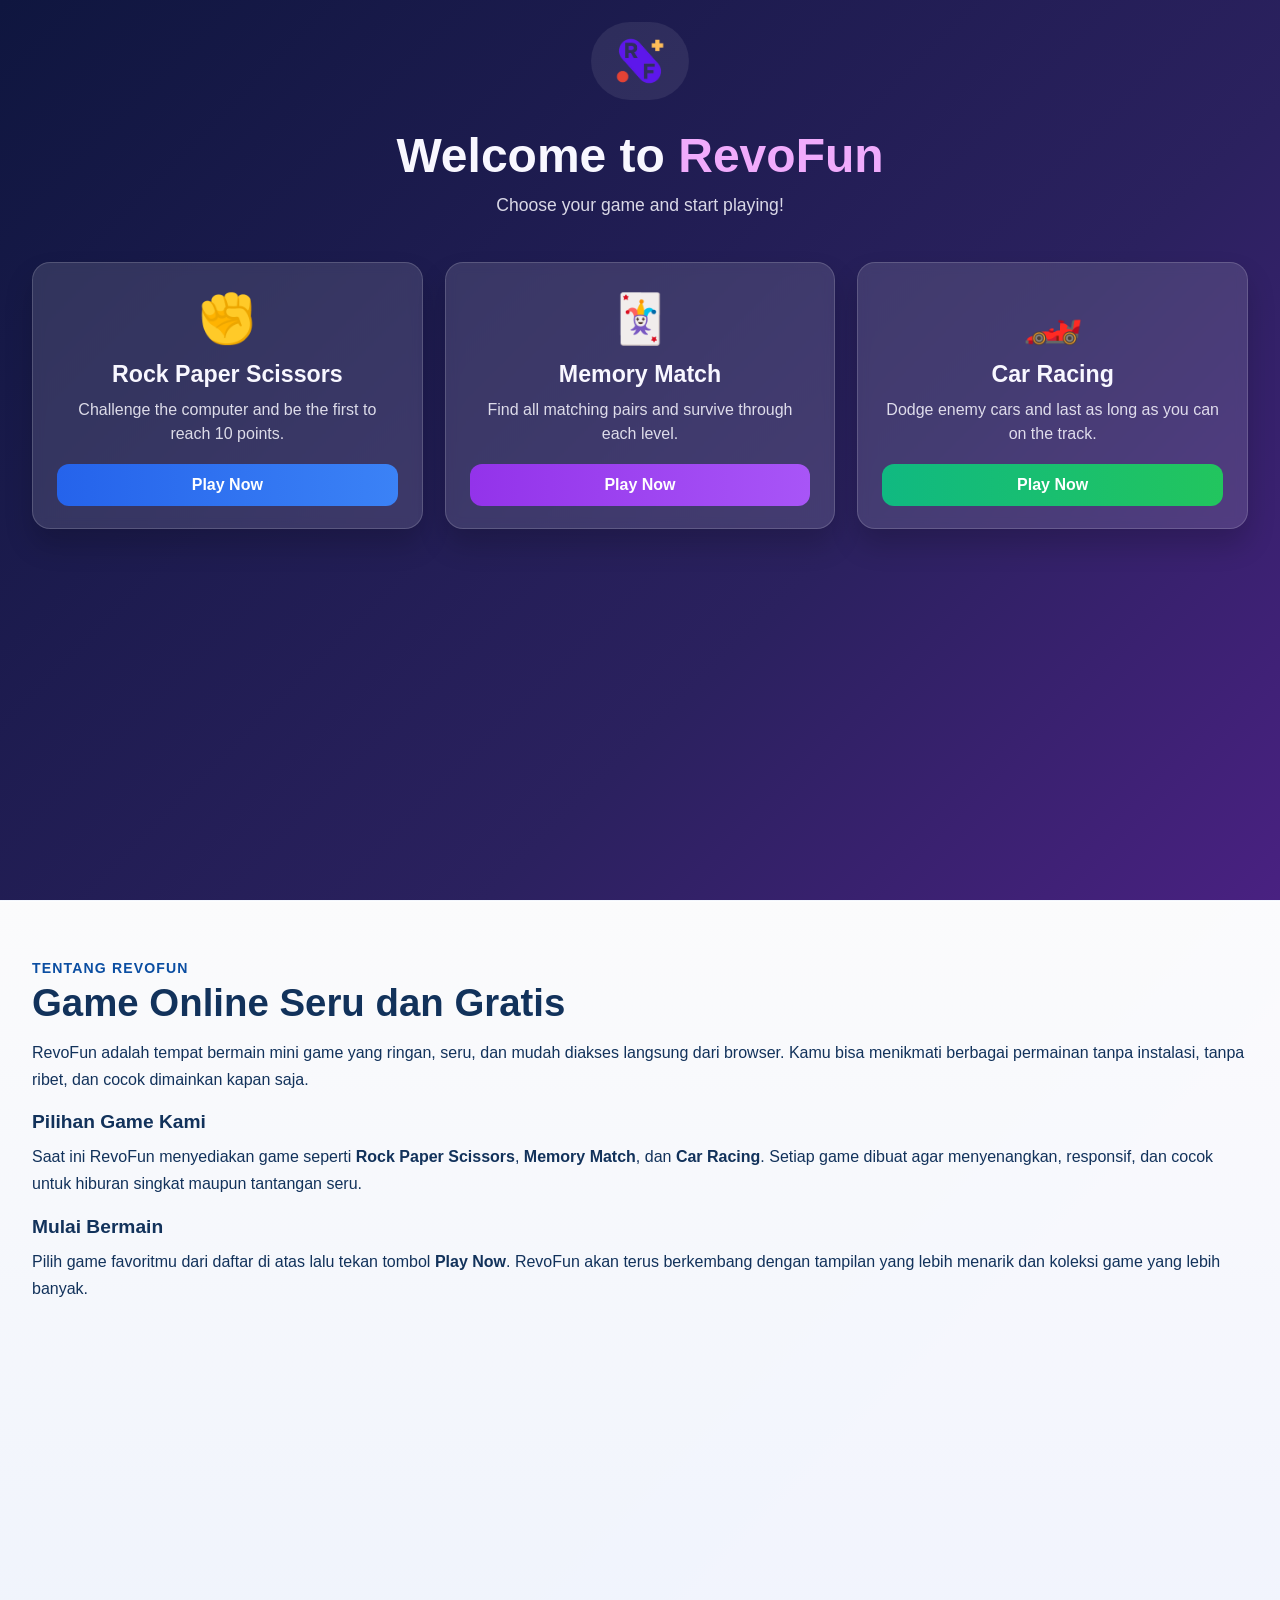
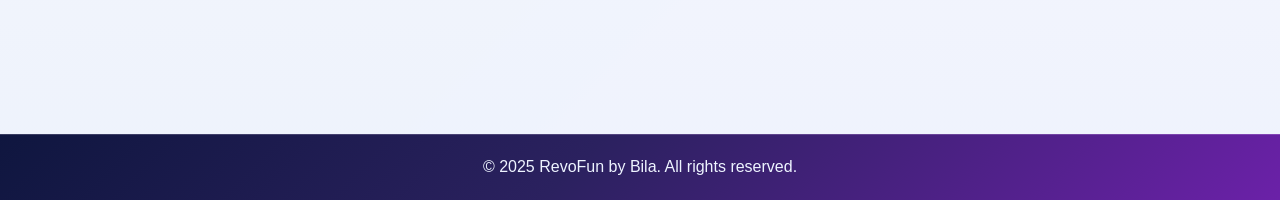
<file: index.html>
<!doctype html>
<html lang="id">
  <head>
    <meta charset="UTF-8" />
    <meta name="viewport" content="width=device-width, initial-scale=1.0" />
    <title>RevoFun - Gaming Company</title>
    <link rel="stylesheet" href="css/style.css" />
  </head>
  <body class="home-page">
    <main class="arcade-home">
      <section class="landing-view">
        <header class="hero-header">
          <div class="brand-badge brand-logo-wrap" aria-label="RevoFun logo">
            <img
              src="assets/RFlogo.png"
              alt="RevoFun Logo"
              class="brand-logo"
            />
          </div>
        </header>

        <section class="hero-copy">
          <h1>Welcome to <span>RevoFun</span></h1>
          <p>Choose your game and start playing!</p>
        </section>

        <section class="games-grid">
          <article class="game-card card-rps">
            <div class="card-icon">✊</div>
            <h3>Rock Paper Scissors</h3>
            <p>Challenge the computer and be the first to reach 10 points.</p>
            <a href="html/rps.html" class="btn btn-blue">Play Now</a>
          </article>

          <article class="game-card card-memory">
            <div class="card-icon">🃏</div>
            <h3>Memory Match</h3>
            <p>Find all matching pairs and survive through each level.</p>
            <a href="html/memory.html" class="btn btn-purple">Play Now</a>
          </article>

          <article class="game-card card-car">
            <div class="card-icon">🏎️</div>
            <h3>Car Racing</h3>
            <p>Dodge enemy cars and last as long as you can on the track.</p>
            <a href="html/car.html" class="btn btn-green">Play Now</a>
          </article>
        </section>
      </section>

      <section class="about-revofun" aria-labelledby="about-revofun-title">
        <p class="about-label">Tentang RevoFun</p>
        <h2 id="about-revofun-title">Game Online Seru dan Gratis</h2>
        <p>
          RevoFun adalah tempat bermain mini game yang ringan, seru, dan mudah
          diakses langsung dari browser. Kamu bisa menikmati berbagai permainan
          tanpa instalasi, tanpa ribet, dan cocok dimainkan kapan saja.
        </p>

        <h3>Pilihan Game Kami</h3>
        <p>
          Saat ini RevoFun menyediakan game seperti
          <strong>Rock Paper Scissors</strong>, <strong>Memory Match</strong>,
          dan <strong>Car Racing</strong>. Setiap game dibuat agar menyenangkan,
          responsif, dan cocok untuk hiburan singkat maupun tantangan seru.
        </p>

        <h3>Mulai Bermain</h3>
        <p>
          Pilih game favoritmu dari daftar di atas lalu tekan tombol
          <strong>Play Now</strong>. RevoFun akan terus berkembang dengan
          tampilan yang lebih menarik dan koleksi game yang lebih banyak.
        </p>
        <footer class="home-footer">
          <p>© 2025 RevoFun by Bila. All rights reserved.</p>
        </footer>
      </section>
    </main>
  </body>
</html>
</file>
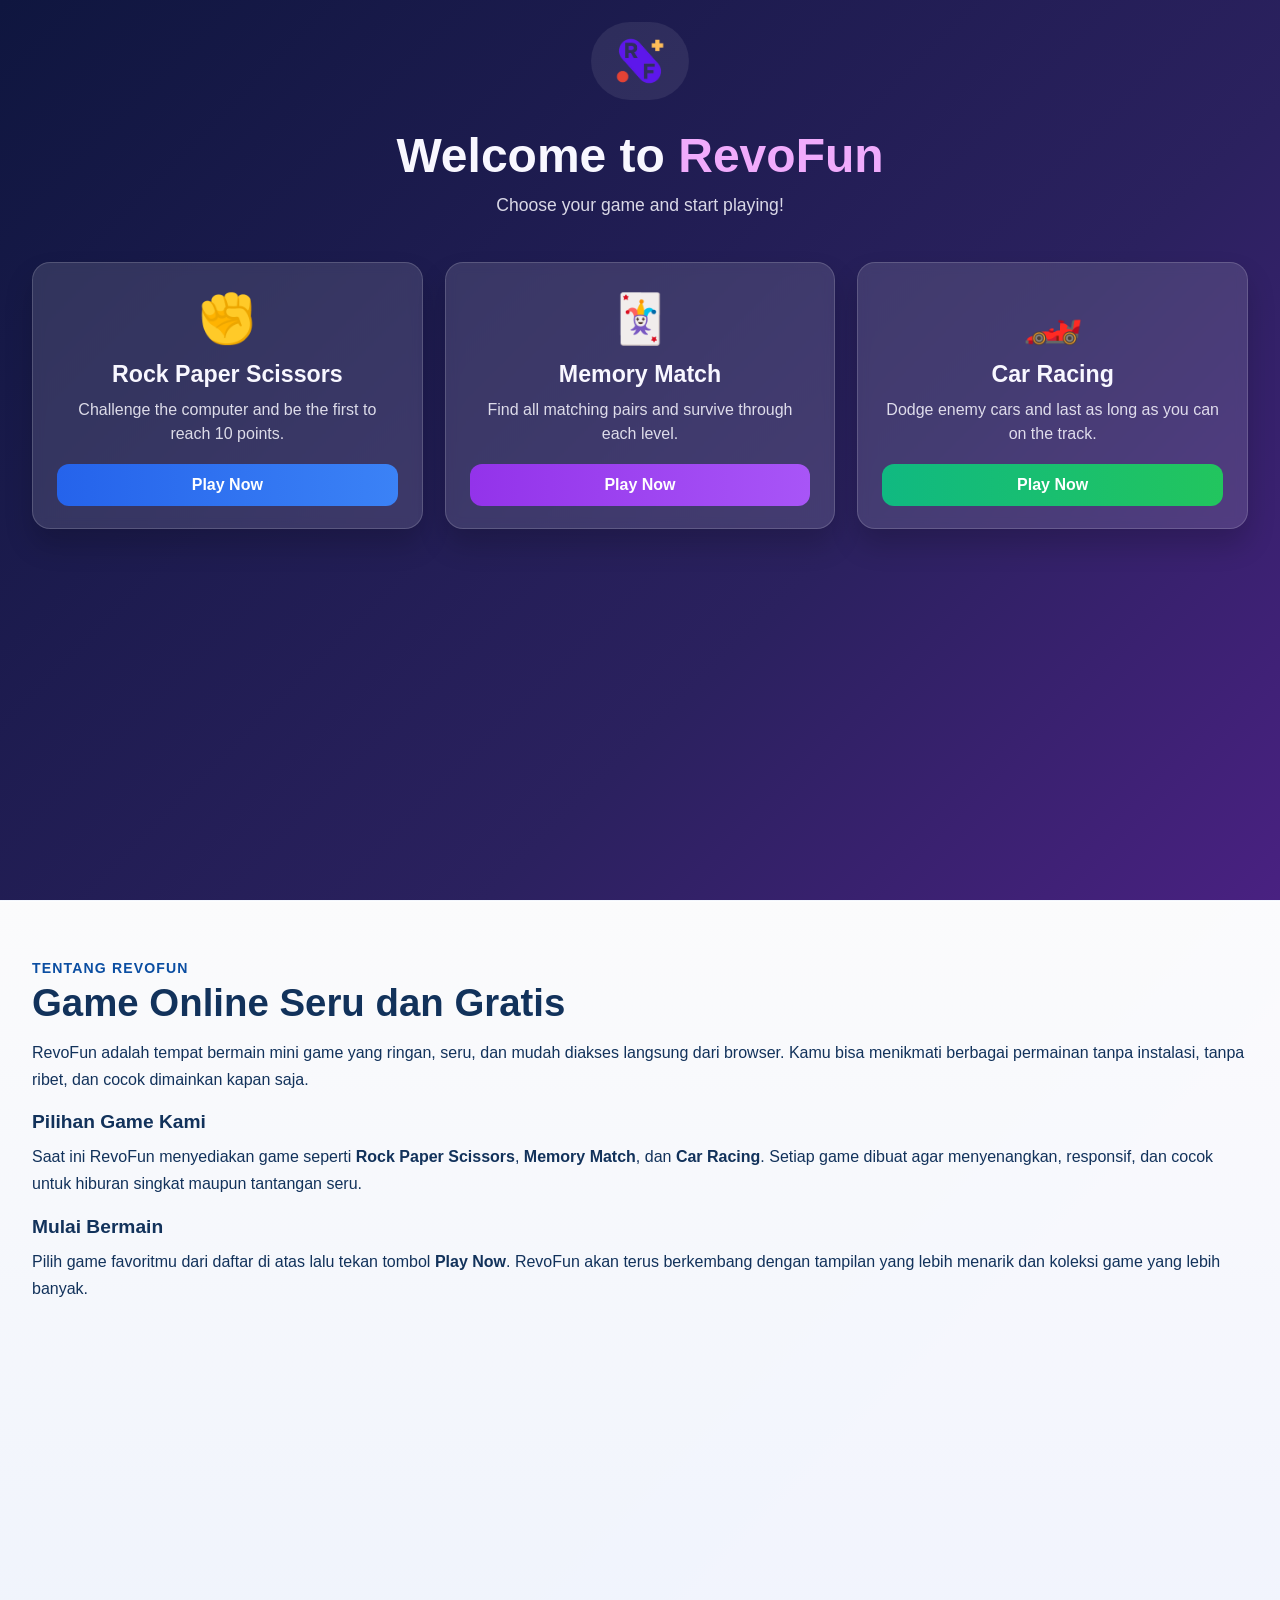
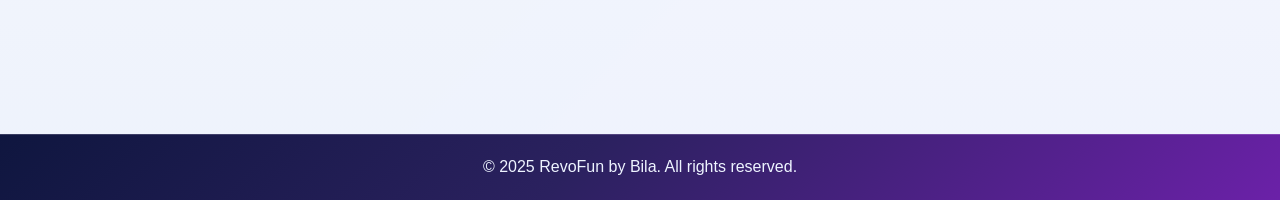
<file: html/index.html>
<!doctype html>
<html lang="id">
  <head>
    <meta charset="UTF-8" />
    <meta name="viewport" content="width=device-width, initial-scale=1.0" />
    <title>RevoFun - Gaming Company</title>
    <link rel="stylesheet" href="../css/style.css" />
  </head>
  <body class="home-page">
    <main class="arcade-home">
      <section class="landing-view">
        <header class="hero-header">
          <div class="brand-badge brand-logo-wrap" aria-label="RevoFun logo">
            <img
              src="../assets/RFlogo.png"
              alt="RevoFun Logo"
              class="brand-logo"
            />
          </div>
        </header>

        <section class="hero-copy">
          <h1>Welcome to <span>RevoFun</span></h1>
          <p>Choose your game and start playing!</p>
        </section>

        <section class="games-grid">
          <article class="game-card card-rps">
            <div class="card-icon">✊</div>
            <h3>Rock Paper Scissors</h3>
            <p>Challenge the computer and be the first to reach 10 points.</p>
            <a href="rps.html" class="btn btn-blue">Play Now</a>
          </article>

          <article class="game-card card-memory">
            <div class="card-icon">🃏</div>
            <h3>Memory Match</h3>
            <p>Find all matching pairs and survive through each level.</p>
            <a href="memory.html" class="btn btn-purple">Play Now</a>
          </article>

          <article class="game-card card-car">
            <div class="card-icon">🏎️</div>
            <h3>Car Racing</h3>
            <p>Dodge enemy cars and last as long as you can on the track.</p>
            <a href="car.html" class="btn btn-green">Play Now</a>
          </article>
        </section>
      </section>

      <section class="about-revofun" aria-labelledby="about-revofun-title">
        <p class="about-label">Tentang RevoFun</p>
        <h2 id="about-revofun-title">Game Online Seru dan Gratis</h2>
        <p>
          RevoFun adalah tempat bermain mini game yang ringan, seru, dan mudah
          diakses langsung dari browser. Kamu bisa menikmati berbagai permainan
          tanpa instalasi, tanpa ribet, dan cocok dimainkan kapan saja.
        </p>

        <h3>Pilihan Game Kami</h3>
        <p>
          Saat ini RevoFun menyediakan game seperti
          <strong>Rock Paper Scissors</strong>, <strong>Memory Match</strong>,
          dan <strong>Car Racing</strong>. Setiap game dibuat agar menyenangkan,
          responsif, dan cocok untuk hiburan singkat maupun tantangan seru.
        </p>

        <h3>Mulai Bermain</h3>
        <p>
          Pilih game favoritmu dari daftar di atas lalu tekan tombol
          <strong>Play Now</strong>. RevoFun akan terus berkembang dengan
          tampilan yang lebih menarik dan koleksi game yang lebih banyak.
        </p>
        <footer class="home-footer">
          <p>© 2025 RevoFun by Bila. All rights reserved.</p>
        </footer>
      </section>
    </main>
  </body>
</html>
</file>
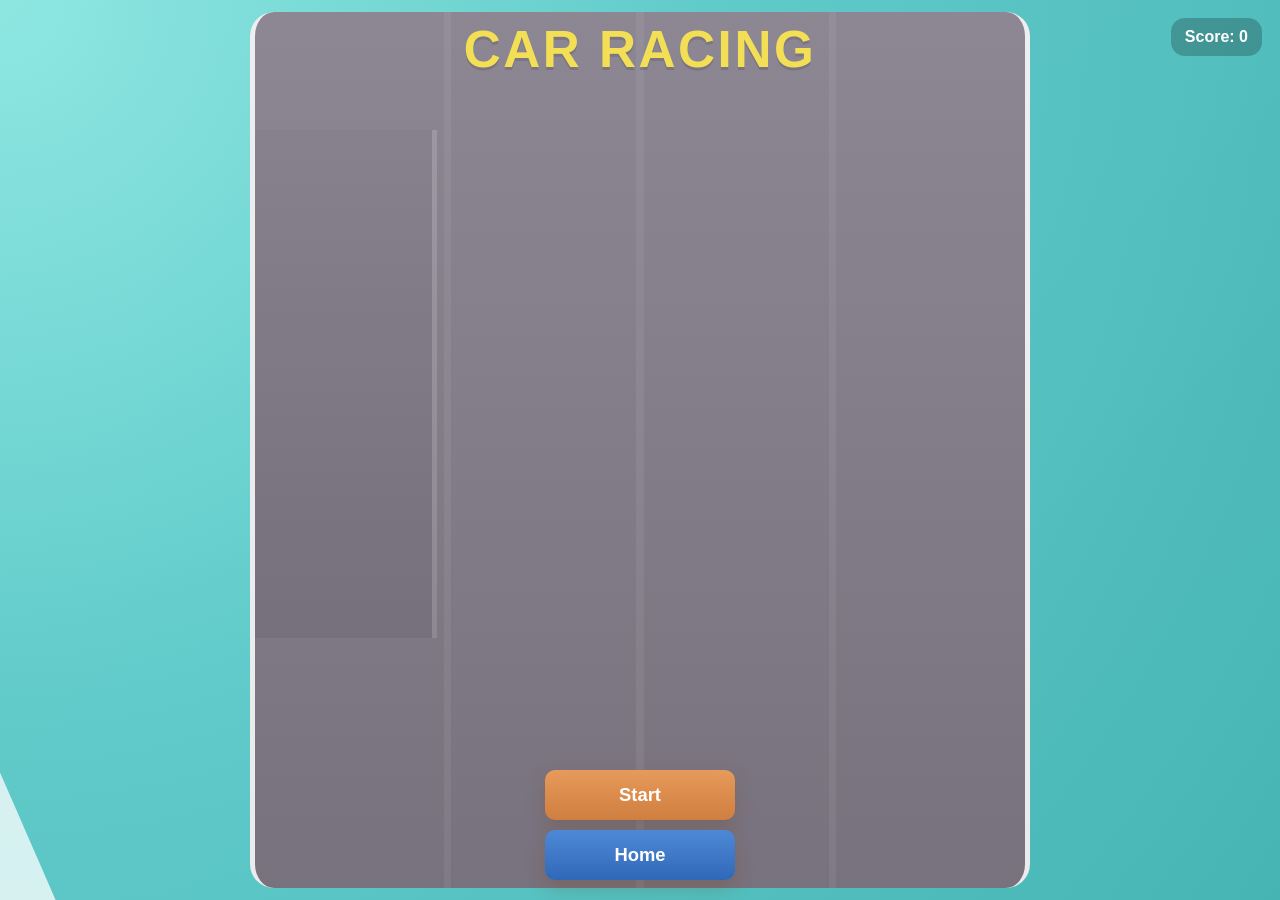
<file: html/car.html>
<!doctype html>
<html lang="en">
  <head>
    <meta charset="UTF-8" />
    <meta name="viewport" content="width=device-width, initial-scale=1.0" />
    <title>Car Racing Game</title>
    <link rel="stylesheet" href="../css/car.css" />
  </head>
  <body>
    <main class="car-layout">
      <div id="game" class="game-shell">
        <div id="score">Score: 0</div>

        <div class="title-panel" id="titlePanel">
          <h1>CAR RACING</h1>
        </div>

        <div id="road"></div>

        <div class="action-buttons">
          <button id="startBtn">Start</button>
          <a href="../index.html" class="back-link" id="homeBtn">Home</a>
        </div>
      </div>
    </main>

    <script src="../js/car.js"></script>
  </body>
</html>
</file>
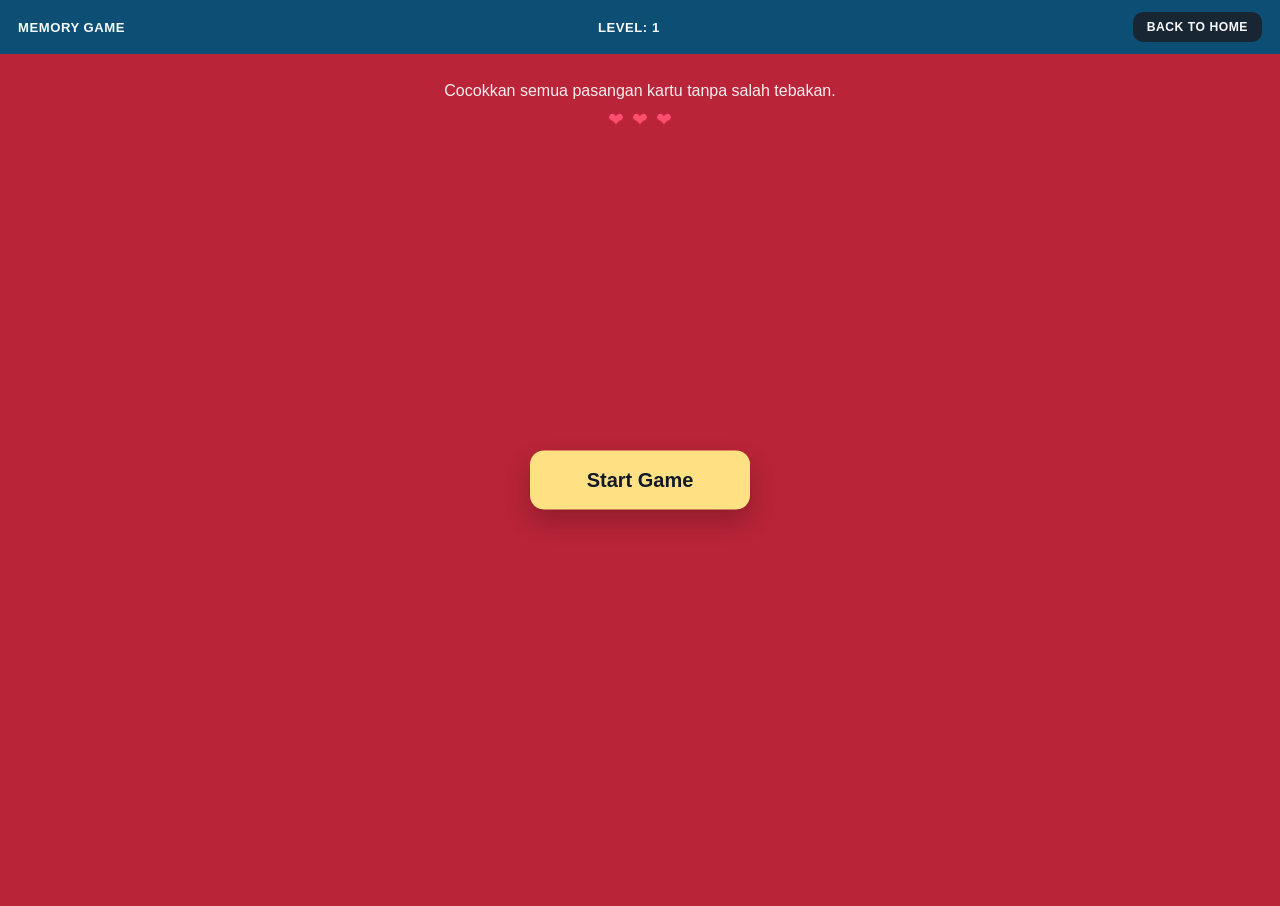
<file: html/memory.html>
<!doctype html>
<html lang="id">
  <head>
    <meta charset="UTF-8" />
    <meta name="viewport" content="width=device-width, initial-scale=1.0" />
    <title>Memory Card - RevoFun</title>
    <link rel="stylesheet" href="../css/memory.css" />
  </head>
  <body>
    <main class="memory-shell">
      <section class="memory-board">
        <div class="memory-topbar">
          <span>MEMORY GAME</span>
          <span id="levelText">LEVEL: 1</span>
          <a href="../index.html" class="btn secondary-btn top-home-btn"
            >Back to Home</a
          >
        </div>

        <div class="memory-stage">
          <p id="statusText">
            Cocokkan semua pasangan kartu tanpa salah tebakan.
          </p>

          <div class="lives" id="lives" aria-label="Nyawa">
            <span class="life">❤</span>
            <span class="life">❤</span>
            <span class="life">❤</span>
          </div>

          <div class="controls">
            <button id="startBtn" type="button">Start Game</button>
          </div>

          <div class="grid" id="grid" aria-live="polite"></div>
          <h2 id="congrats"></h2>
        </div>
      </section>
    </main>

    <script src="../js/memory.js"></script>
  </body>
</html>
</file>
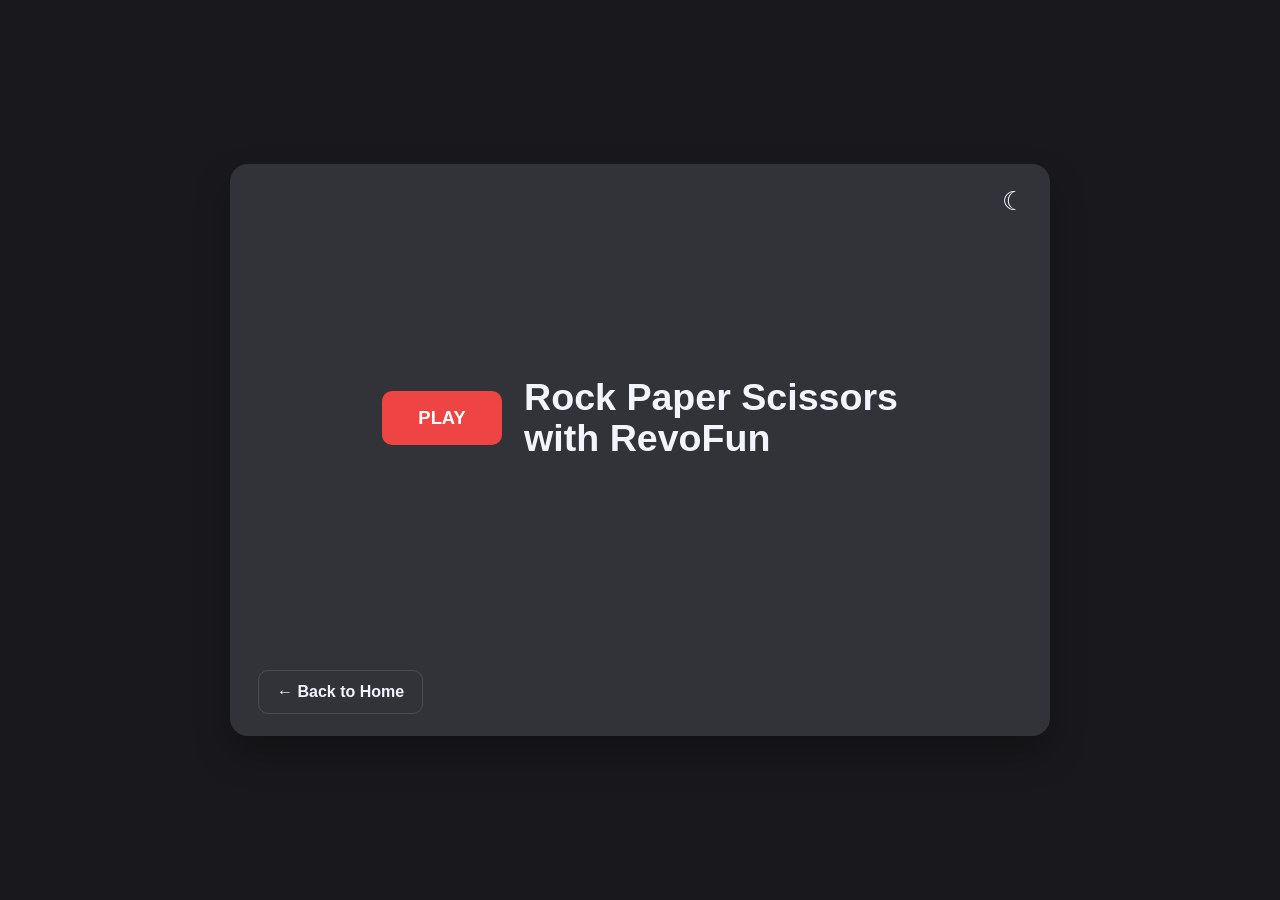
<file: html/rps.html>
<!doctype html>
<html lang="id">
  <head>
    <meta charset="UTF-8" />
    <meta name="viewport" content="width=device-width, initial-scale=1.0" />
    <title>Rock, Paper, Scissors - RevoFun</title>
    <link rel="stylesheet" href="../css/rps.css" />
  </head>
  <body>
    <main class="rps-shell">
      <section class="rps-card">
        <button
          id="themeToggle"
          class="theme-toggle"
          type="button"
          aria-label="Toggle theme"
        >
          ☾
        </button>

        <div id="start-section" class="start-section">
          <button id="playBtn" class="play-btn" type="button">PLAY</button>
          <h1>Rock Paper Scissors<br />with RevoFun</h1>
        </div>

        <div id="game-section" class="game-section" hidden>
          <h1 class="game-title">Rock Paper Scissors with RevoFun</h1>
          <button id="resetBtn" class="reset-btn" type="button" hidden>
            Start Again
          </button>

          <div class="scoreboard">
            <div class="score-item">
              <span>PLAYER SCORE</span>
              <strong id="playerScore">0</strong>
            </div>
            <div class="score-item">
              <span>COMPUTER SCORE</span>
              <strong id="computerScore">0</strong>
            </div>
          </div>

          <h2 id="result" class="result-text">First to 10 points wins!</h2>

          <div class="battle-area">
            <div class="move-box">
              <div id="playerMove" class="move-icon">✊</div>
            </div>
            <span class="vs-text">VS</span>
            <div class="move-box">
              <div id="computerMove" class="move-icon">✊</div>
            </div>
          </div>

          <p class="helper-text">Choose your move, rock paper or scissors?</p>

          <div class="choices">
            <button class="choice-btn" type="button" data-choice="rock">
              ROCK
            </button>
            <button class="choice-btn" type="button" data-choice="paper">
              PAPER
            </button>
            <button class="choice-btn" type="button" data-choice="scissors">
              SCISSORS
            </button>
          </div>
        </div>

        <a href="../index.html" class="home-link">← Back to Home</a>
      </section>
    </main>

    <script src="../js/rps.js"></script>
  </body>
</html>
</file>
<file: css/style.css>
:root {
  --bg-start: #0f163f;
  --bg-end: #6b21a8;
  --panel: rgba(255, 255, 255, 0.12);
  --panel-border: rgba(255, 255, 255, 0.16);
  --text: #f8f7ff;
  --muted: rgba(248, 247, 255, 0.86);
}

* {
  box-sizing: border-box;
}

body.home-page {
  margin: 0;
  min-height: 100vh;
  font-family: Arial, sans-serif;
  color: var(--text);
  background: linear-gradient(
    135deg,
    var(--bg-start),
    #2b215f 45%,
    var(--bg-end)
  );
  overflow-y: auto;
  scroll-snap-type: y mandatory;
}

.arcade-home {
  min-height: 100vh;
}

.landing-view {
  min-height: 100vh;
  padding: 22px 32px 28px;
  scroll-snap-align: start;
}

.hero-header {
  display: flex;
  align-items: center;
  justify-content: center;
  gap: 16px;
}

.brand-badge {
  display: inline-flex;
  align-items: center;
  justify-content: center;
  margin: 0 auto;
  padding: 10px 18px;
  border-radius: 999px;
  background: rgba(255, 255, 255, 0.08);
  font-size: 1.05rem;
}

.brand-logo-wrap {
  padding: 12px 22px;
}

.brand-logo {
  display: block;
  height: 54px;
  width: auto;
  object-fit: contain;
}

.hero-copy {
  text-align: center;
  padding: 28px 16px 22px;
}

.hero-copy h1 {
  margin: 0 0 12px;
  font-size: clamp(2rem, 4vw, 3rem);
}

.hero-copy h1 span {
  color: #f0abfc;
}

.hero-copy p {
  margin: 0;
  font-size: 1.1rem;
  color: var(--muted);
}

.games-grid {
  display: grid;
  grid-template-columns: repeat(auto-fit, minmax(240px, 1fr));
  gap: 22px;
  margin-top: 24px;
}

.game-card {
  padding: 28px 24px 22px;
  border: 1px solid var(--panel-border);
  border-radius: 18px;
  background: var(--panel);
  box-shadow: 0 16px 28px rgba(0, 0, 0, 0.18);
  text-align: center;
  backdrop-filter: blur(6px);
}

.card-icon {
  font-size: 3rem;
  margin-bottom: 14px;
}

.game-card h3 {
  margin: 0 0 10px;
  font-size: 1.45rem;
}

.game-card p {
  margin: 0 0 18px;
  color: var(--muted);
  line-height: 1.5;
}

.btn {
  display: inline-flex;
  align-items: center;
  justify-content: center;
  width: 100%;
  padding: 12px 16px;
  border-radius: 12px;
  color: white;
  font-weight: 700;
  text-decoration: none;
}

.btn-blue {
  background: linear-gradient(90deg, #2563eb, #3b82f6);
}

.btn-purple {
  background: linear-gradient(90deg, #9333ea, #a855f7);
}

.btn-green {
  background: linear-gradient(90deg, #10b981, #22c55e);
}

.about-revofun {
  min-height: 100vh;
  scroll-snap-align: start;
  margin-top: 0;
  padding: 56px 32px 0;
  background: linear-gradient(
    180deg,
    rgba(255, 255, 255, 0.98),
    rgba(241, 246, 255, 0.98)
  );
  color: #12325b;
  box-shadow: inset 0 1px 0 rgba(255, 255, 255, 0.65);
  border-top: 1px solid rgba(255, 255, 255, 0.22);
  display: flex;
  flex-direction: column;
  justify-content: flex-start;
  overflow: hidden;
}

.about-label {
  margin: 0 0 10px;
  font-size: 0.88rem;
  font-weight: 800;
  text-transform: uppercase;
  letter-spacing: 0.08em;
  color: #0b4ea2;
}

.about-revofun h2 {
  margin: 0 0 14px;
  font-size: clamp(1.9rem, 3vw, 2.5rem);
}

.about-revofun h3 {
  margin: 18px 0 10px;
  font-size: 1.2rem;
}

.about-revofun p {
  margin: 0;
  line-height: 1.7;
}

.home-footer {
  margin-top: auto;
  margin-left: -32px;
  margin-right: -32px;
  padding: 18px 32px 20px;
  text-align: center;
  color: #eef4ff;
  border-top: 1px solid rgba(255, 255, 255, 0.16);
  background: linear-gradient(
    135deg,
    var(--bg-start),
    #2b215f 45%,
    var(--bg-end)
  );
  box-shadow: none;
}

.home-footer p {
  margin: 0;
}

@media (max-width: 700px) {
  body.home-page {
    scroll-snap-type: y proximity;
  }

  .landing-view {
    min-height: auto;
    padding: 18px 14px 24px;
  }

  .hero-header {
    flex-direction: column;
  }

  .brand-badge {
    margin: 0;
  }

  .about-revofun {
    min-height: auto;
    padding: 28px 18px 0;
  }

  .home-footer {
    margin-left: -18px;
    margin-right: -18px;
    padding: 16px 18px 18px;
  }
}
</file>
<file: css/car.css>
:root {
  --sky: #57c8c7;
  --sky-dark: #42b3b2;
  --road: #8d8794;
  --road-dark: #78727e;
  --lane: rgba(255, 255, 255, 0.9);
  --accent: #e89a5a;
  --accent-dark: #cf7f40;
  --title: #f3df55;
}

* {
  box-sizing: border-box;
}

body {
  margin: 0;
  min-height: 100vh;
  overflow: hidden;
  display: flex;
  align-items: center;
  justify-content: center;
  font-family: "Trebuchet MS", Arial, sans-serif;
  background: radial-gradient(
    circle at top left,
    #85e5df 0%,
    var(--sky) 45%,
    var(--sky-dark) 100%
  );
}

.car-layout {
  width: 100vw;
  height: 100vh;
  padding: 0;
}

#game.game-shell {
  position: relative;
  width: 100vw;
  height: 100vh;
  min-height: 100vh;
  overflow: hidden;
  box-shadow: none;
  border: none;
  border-radius: 0;
  background: linear-gradient(
    135deg,
    rgba(255, 255, 255, 0.08),
    rgba(255, 255, 255, 0.02)
  );
}

#game.game-shell::before {
  content: "";
  position: absolute;
  left: -36px;
  bottom: -10px;
  width: 96px;
  height: 220px;
  background: rgba(255, 255, 255, 0.75);
  clip-path: polygon(0 0, 100% 100%, 0 100%);
  z-index: 0;
}

#road {
  position: absolute;
  top: 12px;
  bottom: 12px;
  width: min(74vw, 780px);
  min-width: 420px;
  border-radius: 24px;
  background:
    linear-gradient(
      to right,
      transparent 0 24.5%,
      rgba(255, 255, 255, 0.06) 24.5% 25.5%,
      transparent 25.5% 49.5%,
      rgba(255, 255, 255, 0.06) 49.5% 50.5%,
      transparent 50.5% 74.5%,
      rgba(255, 255, 255, 0.06) 74.5% 75.5%,
      transparent 75.5% 100%
    ),
    linear-gradient(to bottom, var(--road) 0%, var(--road-dark) 100%);
  border-left: 5px solid rgba(255, 255, 255, 0.85);
  border-right: 5px solid rgba(255, 255, 255, 0.85);
  overflow: hidden;
  left: 50%;
  transform: translateX(-50%);
}

#road::before {
  content: "";
  position: absolute;
  left: -48px;
  top: 118px;
  width: 220px;
  height: 58%;
  background: linear-gradient(to bottom, #87818e 0%, #75707b 100%);
  border-left: 5px solid rgba(255, 255, 255, 0.85);
  border-right: 5px solid rgba(255, 255, 255, 0.18);
  border-radius: 20px 0 0 20px;
}

.line {
  position: absolute;
  width: 5px;
  height: 42px;
  background: var(--lane);
  border-radius: 10px;
  transform: translateX(-50%);
}

#score,
.title-panel,
.action-buttons {
  position: absolute;
  z-index: 3;
}

#score {
  top: 18px;
  right: 18px;
  padding: 10px 14px;
  border-radius: 14px;
  background: rgba(0, 0, 0, 0.22);
  color: white;
  font-size: 1rem;
  font-weight: 700;
}

.title-panel {
  top: 24px;
  left: 50%;
  transform: translateX(-50%);
  width: 100%;
  text-align: center;
  color: white;
  transition: opacity 0.25s ease;
}

.title-panel.hidden {
  opacity: 0;
  pointer-events: none;
}

.title-panel h1 {
  margin: 0;
  color: var(--title);
  font-size: clamp(2.2rem, 4vw, 3.3rem);
  line-height: 1;
  letter-spacing: 0.05em;
  text-shadow: 0 3px 0 rgba(0, 0, 0, 0.12);
}

.action-buttons {
  left: 50%;
  bottom: 20px;
  transform: translateX(-50%);
  display: flex;
  flex-direction: column;
  align-items: center;
  gap: 10px;
}

.car {
  position: absolute;
  width: 78px;
  height: 128px;
  border-radius: 14px;
  border: 2px solid rgba(255, 255, 255, 0.18);
  box-shadow:
    inset 0 -8px 0 rgba(0, 0, 0, 0.16),
    0 8px 14px rgba(0, 0, 0, 0.24);
}

.car::before {
  content: "";
  position: absolute;
  top: 9px;
  left: 8px;
  width: 28px;
  height: 18px;
  background: rgba(220, 240, 255, 0.92);
  border-radius: 10px 10px 5px 5px;
  box-shadow: 0 30px 0 rgba(220, 240, 255, 0.75);
}

.car::after {
  content: "";
  position: absolute;
  inset: 12px -4px;
  border-left: 4px solid #1f1f1f;
  border-right: 4px solid #1f1f1f;
  border-radius: 12px;
}

.car.use-image {
  background: transparent !important;
  border: none;
  border-radius: 0;
  box-shadow: none;
  filter: drop-shadow(0 6px 8px rgba(0, 0, 0, 0.35));
}

.car-sprite {
  display: block;
  width: 100%;
  height: 100%;
  margin: 0;
  object-fit: contain;
  object-position: center;
  pointer-events: none;
  user-select: none;
}

#player .car-sprite,
.enemy .car-sprite {
  width: 100%;
  height: 100%;
  margin: 0;
}

.car.use-image::before,
.car.use-image::after {
  display: none;
}

#player {
  bottom: 20px;
  z-index: 2;
  background: linear-gradient(to bottom, #f25c54, #cc3127);
}

.enemy {
  z-index: 1;
  background: linear-gradient(to bottom, #ffbd59, #f18c2d);
}

#startBtn,
.back-link {
  width: 190px;
  padding: 14px 18px;
  border: none;
  border-radius: 10px;
  text-align: center;
  text-decoration: none;
  color: white;
  font-size: 1.15rem;
  font-weight: 700;
  cursor: pointer;
  box-shadow: 0 8px 18px rgba(113, 67, 30, 0.25);
}

#startBtn {
  background: linear-gradient(to bottom, var(--accent), var(--accent-dark));
}

.back-link {
  background: linear-gradient(to bottom, #4e89d8, #2f68b7);
}

#startBtn:hover,
.back-link:hover {
  filter: brightness(1.04);
}

@media (max-width: 640px) {
  #road {
    width: calc(100vw - 16px);
    min-width: auto;
  }

  .title-panel h1 {
    font-size: 2rem;
  }

  #startBtn,
  .back-link {
    width: 160px;
    font-size: 1rem;
  }
}
</file>
<file: css/memory.css>
:root {
  --bg: #1a1b20;
  --panel: #b92438;
  --topbar: #0d4f74;
  --text: #f8fafc;
  --cols: 3;
  --card-size: 82px;
  --gap: 12px;
}

* {
  box-sizing: border-box;
}

body {
  margin: 0;
  min-height: 100vh;
  display: flex;
  align-items: stretch;
  justify-content: center;
  padding: 0;
  font-family: "Trebuchet MS", Arial, sans-serif;
  background: var(--bg);
  color: var(--text);
}

.memory-shell {
  width: 100vw;
  min-height: 100vh;
}

.memory-board {
  min-height: 100vh;
  background: var(--panel);
  box-shadow: none;
}

.memory-topbar {
  display: flex;
  align-items: center;
  justify-content: space-between;
  gap: 12px;
  padding: 12px 18px;
  background: var(--topbar);
  font-size: 0.82rem;
  font-weight: 700;
  letter-spacing: 0.04em;
  text-transform: uppercase;
}

.memory-stage {
  position: relative;
  min-height: calc(100vh - 48px);
  padding: 28px 24px 34px;
  text-align: center;
}

#statusText {
  margin: 0 0 10px;
  color: rgba(255, 255, 255, 0.92);
}

.lives {
  display: flex;
  justify-content: center;
  align-items: center;
  gap: 8px;
  margin-bottom: 18px;
}

.life {
  color: #ff4d6d;
  font-size: 1.2rem;
  line-height: 1;
  transition: color 0.2s ease, transform 0.2s ease;
}

.life.lost {
  color: #1f2937;
}

.controls {
  position: absolute;
  top: 50%;
  left: 50%;
  transform: translate(-50%, -50%);
  display: flex;
  justify-content: center;
  gap: 10px;
  flex-wrap: wrap;
  z-index: 3;
}

button,
.btn {
  display: inline-flex;
  align-items: center;
  justify-content: center;
  padding: 10px 18px;
  border: none;
  border-radius: 10px;
  background: #ffe082;
  color: #111827;
  text-decoration: none;
  font-weight: 700;
  cursor: pointer;
  transition: transform 0.15s ease, filter 0.15s ease;
}

button:hover,
.btn:hover {
  transform: translateY(-1px);
  filter: brightness(1.03);
}

#startBtn {
  min-width: 220px;
  padding: 18px 28px;
  border-radius: 14px;
  font-size: 1.25rem;
  box-shadow: 0 12px 24px rgba(0, 0, 0, 0.22);
}

.secondary-btn {
  background: #182633;
  color: #f8fafc;
}

.top-home-btn {
  padding: 8px 14px;
  font-size: 0.76rem;
}

.grid {
  display: grid;
  grid-template-columns: repeat(var(--cols), var(--card-size));
  gap: var(--gap);
  justify-content: center;
  align-content: start;
  min-height: 320px;
  width: 100%;
  margin: 0 auto;
  padding: 12px 0;
}

.card {
  width: var(--card-size);
  height: calc(var(--card-size) * 1.16);
  padding: 0;
  border: none;
  background: transparent;
  cursor: pointer;
  perspective: 900px;
}

.card-inner {
  position: relative;
  width: 100%;
  height: 100%;
  transform-style: preserve-3d;
  transition: transform 0.45s ease;
}

.card.flipped .card-inner,
.card.matched .card-inner {
  transform: rotateY(180deg);
}

.card-face {
  position: absolute;
  inset: 0;
  display: flex;
  align-items: center;
  justify-content: center;
  border-radius: 10px;
  backface-visibility: hidden;
}

.card-back {
  background:
    linear-gradient(135deg, #0a1b4f 0 18%, transparent 18%),
    repeating-linear-gradient(
      45deg,
      #ffbf2f 0 12px,
      #ff603b 12px 24px,
      #081f56 24px 36px,
      #11b1c6 36px 48px
    );
  border: 2px solid rgba(255, 255, 255, 0.08);
  box-shadow: 0 8px 16px rgba(0, 0, 0, 0.22);
}

.card-front {
  transform: rotateY(180deg);
  background: #fff7e8;
  border: 2px solid #ffd166;
  box-shadow: 0 8px 16px rgba(0, 0, 0, 0.18);
  color: #111827;
  font-size: clamp(1.5rem, 2vw, 2.2rem);
}

.card.matched {
  filter: saturate(1.08);
}

#congrats {
  display: none;
  position: absolute;
  top: 28px;
  left: 50%;
  transform: translateX(-50%);
  z-index: 4;
  margin: 0;
  padding: 12px 18px;
  border-radius: 12px;
  background: #22c55e;
  color: #052e16;
  font-size: 1rem;
  font-weight: 700;
  box-shadow: 0 10px 22px rgba(0, 0, 0, 0.18);
}

@media (max-width: 768px) {
  .memory-topbar {
    justify-content: center;
    flex-wrap: wrap;
    font-size: 0.72rem;
  }

  .memory-stage {
    min-height: auto;
    padding: 16px 10px 22px;
  }

  .controls {
    width: calc(100% - 20px);
  }

  #startBtn {
    min-width: 180px;
    font-size: 1.05rem;
    padding: 14px 22px;
  }

  .grid {
    min-height: 180px;
    gap: 8px;
  }
}
</file>
<file: css/rps.css>
:root {
  --page-bg: #19191d;
  --card-bg: #323338;
  --text: #f2f4ff;
  --muted: #c4c7d5;
  --accent: #2f64d1;
  --accent-strong: #1f4fb4;
  --win: #6d8cff;
  --danger: #ef4444;
  --shadow: rgba(0, 0, 0, 0.26);
}

body.light-theme {
  --page-bg: #ededee;
  --card-bg: #f8f8f8;
  --text: #0b145d;
  --muted: #4b5563;
  --accent: #ef4444;
  --accent-strong: #dc2626;
  --win: #ef4444;
  --danger: #ef4444;
  --shadow: rgba(15, 23, 42, 0.14);
}

* {
  box-sizing: border-box;
}

body {
  margin: 0;
  min-height: 100vh;
  display: flex;
  align-items: center;
  justify-content: center;
  padding: 18px;
  font-family: Arial, sans-serif;
  background: var(--page-bg);
  color: var(--text);
  transition: background 0.2s ease, color 0.2s ease;
}

.rps-shell {
  width: min(96vw, 820px);
}

.rps-card {
  position: relative;
  min-height: 560px;
  padding: 24px 28px 22px;
  border-radius: 18px;
  background: var(--card-bg);
  box-shadow: 0 18px 36px var(--shadow);
}

.theme-toggle {
  position: absolute;
  top: 16px;
  right: 16px;
  width: 42px;
  height: 42px;
  border: none;
  border-radius: 50%;
  background: transparent;
  color: var(--text);
  font-size: 1.6rem;
  cursor: pointer;
}

.start-section {
  min-height: 460px;
  display: flex;
  align-items: center;
  justify-content: center;
  gap: 22px;
}

.start-section h1 {
  margin: 0;
  font-size: clamp(1.7rem, 3vw, 2.35rem);
  line-height: 1.1;
}

.play-btn {
  min-width: 120px;
  padding: 16px 24px;
  border: none;
  border-radius: 10px;
  background: var(--danger);
  color: white;
  font-size: 1.15rem;
  font-weight: 800;
  cursor: pointer;
}

.game-section {
  text-align: center;
}

.game-section[hidden] {
  display: none !important;
}

.game-title {
  margin: 0;
  font-size: clamp(1.5rem, 2.2vw, 2rem);
  text-align: left;
}

.reset-btn {
  display: inline-flex;
  align-items: center;
  justify-content: center;
  margin: 14px auto 18px;
  padding: 10px 18px;
  border: none;
  border-radius: 10px;
  background: var(--accent);
  color: white;
  font-weight: 800;
  cursor: pointer;
}

.reset-btn[hidden] {
  display: none !important;
}

.scoreboard {
  display: flex;
  justify-content: space-between;
  gap: 18px;
  margin-bottom: 8px;
}

.score-item {
  flex: 1;
  text-align: left;
}

.score-item:last-child {
  text-align: right;
}

.score-item span {
  display: block;
  font-size: 0.72rem;
  font-weight: 700;
  color: var(--muted);
}

.score-item strong {
  display: block;
  margin-top: 6px;
  font-size: 2rem;
  color: var(--text);
}

.result-text {
  min-height: 48px;
  margin: 12px 0 16px;
  font-size: clamp(1.35rem, 2.4vw, 2rem);
  color: var(--win);
}

.result-text.player {
  color: var(--win);
}

.result-text.computer {
  color: var(--win);
}

.result-text.draw {
  color: var(--text);
}

.result-text.match-win {
  display: inline-flex;
  align-items: center;
  justify-content: center;
  padding: 12px 18px;
  border-radius: 12px;
  background: #22c55e;
  color: #052e16;
  box-shadow: 0 10px 22px rgba(0, 0, 0, 0.18);
}

.battle-area {
  display: flex;
  align-items: center;
  justify-content: center;
  gap: 28px;
  margin: 10px 0 18px;
}

.move-box {
  width: 120px;
  height: 120px;
  display: flex;
  align-items: center;
  justify-content: center;
}

.move-icon {
  font-size: 4rem;
}

.vs-text {
  font-weight: 800;
}

.helper-text {
  margin: 0 0 14px;
  color: var(--muted);
}

.choices {
  display: flex;
  justify-content: center;
  gap: 14px;
  flex-wrap: wrap;
}

.choice-btn,
.home-link {
  display: inline-flex;
  align-items: center;
  justify-content: center;
  min-width: 120px;
  padding: 12px 18px;
  border: none;
  border-radius: 10px;
  background: var(--accent);
  color: white;
  text-decoration: none;
  font-weight: 800;
  cursor: pointer;
}

.choice-btn:hover,
.play-btn:hover,
.home-link:hover,
.reset-btn:hover,
.theme-toggle:hover {
  filter: brightness(1.04);
}

.choice-btn:disabled {
  opacity: 0.6;
  cursor: not-allowed;
}

.home-link {
  margin-top: 22px;
  background: transparent;
  color: var(--text);
  border: 1px solid rgba(255, 255, 255, 0.12);
}

@media (max-width: 700px) {
  .rps-card {
    min-height: auto;
    padding: 20px 16px;
  }

  .start-section {
    min-height: 380px;
    flex-direction: column;
    text-align: center;
  }

  .game-title {
    text-align: center;
    padding-right: 40px;
  }

  .scoreboard {
    flex-direction: column;
    align-items: center;
  }

  .score-item,
  .score-item:last-child {
    text-align: center;
  }

  .battle-area {
    gap: 12px;
  }

  .move-box {
    width: 84px;
    height: 84px;
  }

  .move-icon {
    font-size: 3rem;
  }
}
</file>
